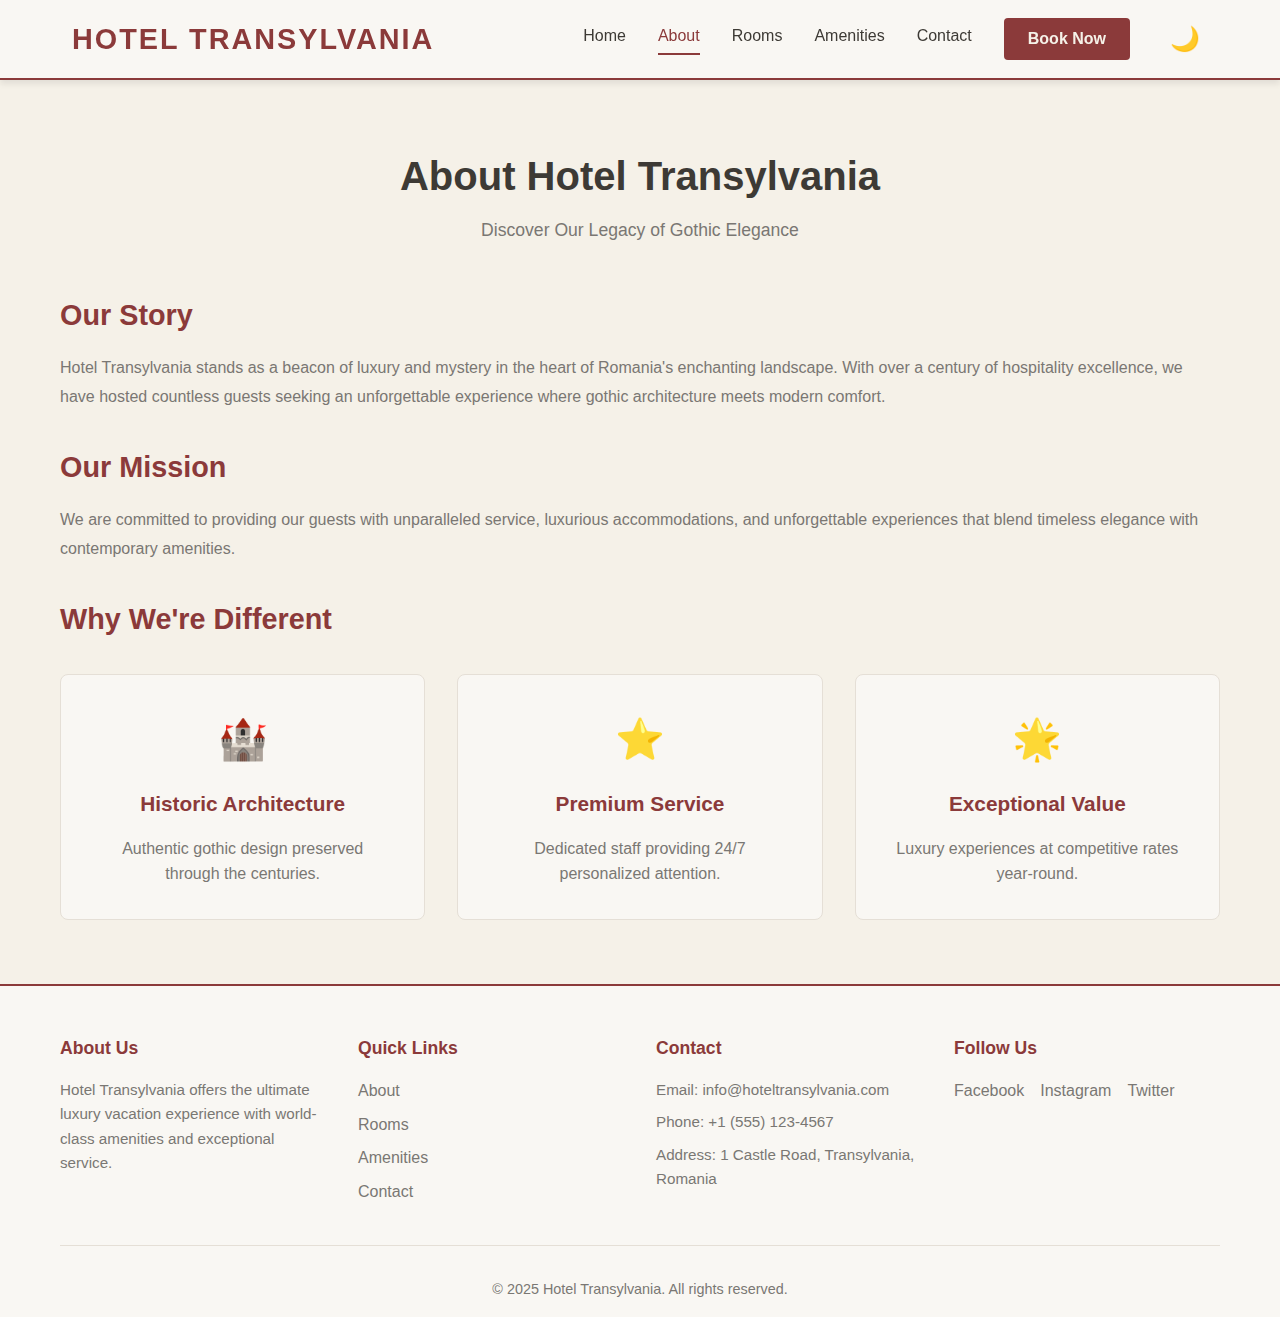
<file: about.html>
<!DOCTYPE html>
<html lang="en">
<head>
    <meta charset="UTF-8">
    <meta name="viewport" content="width=device-width, initial-scale=1.0">
    <title>About | Hotel Transylvania</title>
    <link rel="stylesheet" href="styles.css">
</head>
<body>
    <!-- Navigation -->
    <nav class="navbar">
        <div class="nav-container">
            <div class="nav-logo">
                <h1>Hotel Transylvania</h1>
            </div>
            <div class="nav-menu" id="navMenu">
                <a href="index.html" class="nav-link">Home</a>
                <a href="about.html" class="nav-link active">About</a>
                <a href="rooms.html" class="nav-link">Rooms</a>
                <a href="amenities.html" class="nav-link">Amenities</a>
                <a href="contact.html" class="nav-link">Contact</a>
                <a href="booking.html" class="nav-link btn-nav">Book Now</a>
                <button class="dark-mode-toggle" id="darkModeToggle" aria-label="Toggle dark mode">
                    <span class="toggle-icon">🌙</span>
                </button>
            </div>
            <div class="hamburger" id="hamburger">
                <span></span>
                <span></span>
                <span></span>
            </div>
        </div>
    </nav>

    <!-- About Content -->
    <section class="features">
        <div class="container">
            <h1 class="section-title">About Hotel Transylvania</h1>
            <p class="section-subtitle">Discover Our Legacy of Gothic Elegance</p>
            
            <div style="margin-top: 3rem;">
                <h2 style="color: var(--accent-primary); margin-bottom: 1rem; font-size: 1.8rem;">Our Story</h2>
                <p style="color: var(--text-secondary); line-height: 1.8; margin-bottom: 1.5rem;">
                    Hotel Transylvania stands as a beacon of luxury and mystery in the heart of Romania's enchanting landscape. 
                    With over a century of hospitality excellence, we have hosted countless guests seeking an unforgettable experience 
                    where gothic architecture meets modern comfort.
                </p>
                
                <h2 style="color: var(--accent-primary); margin: 2rem 0 1rem; font-size: 1.8rem;">Our Mission</h2>
                <p style="color: var(--text-secondary); line-height: 1.8; margin-bottom: 1.5rem;">
                    We are committed to providing our guests with unparalleled service, luxurious accommodations, and 
                    unforgettable experiences that blend timeless elegance with contemporary amenities.
                </p>

                <h2 style="color: var(--accent-primary); margin: 2rem 0 1rem; font-size: 1.8rem;">Why We're Different</h2>
                <div class="features-grid" style="margin-top: 2rem;">
                    <div class="feature-card">
                        <div class="feature-icon">🏰</div>
                        <h3>Historic Architecture</h3>
                        <p>Authentic gothic design preserved through the centuries.</p>
                    </div>
                    <div class="feature-card">
                        <div class="feature-icon">⭐</div>
                        <h3>Premium Service</h3>
                        <p>Dedicated staff providing 24/7 personalized attention.</p>
                    </div>
                    <div class="feature-card">
                        <div class="feature-icon">🌟</div>
                        <h3>Exceptional Value</h3>
                        <p>Luxury experiences at competitive rates year-round.</p>
                    </div>
                </div>
            </div>
        </div>
    </section>

    <!-- Footer -->
    <footer class="footer">
        <div class="container">
            <div class="footer-content">
                <div class="footer-section">
                    <h4>About Us</h4>
                    <p>Hotel Transylvania offers the ultimate luxury vacation experience with world-class amenities and exceptional service.</p>
                </div>
                <div class="footer-section">
                    <h4>Quick Links</h4>
                    <ul>
                        <li><a href="about.html">About</a></li>
                        <li><a href="rooms.html">Rooms</a></li>
                        <li><a href="amenities.html">Amenities</a></li>
                        <li><a href="contact.html">Contact</a></li>
                    </ul>
                </div>
                <div class="footer-section">
                    <h4>Contact</h4>
                    <p>Email: info@hoteltransylvania.com</p>
                    <p>Phone: +1 (555) 123-4567</p>
                    <p>Address: 1 Castle Road, Transylvania, Romania</p>
                </div>
                <div class="footer-section">
                    <h4>Follow Us</h4>
                    <div class="social-links">
                        <a href="#">Facebook</a>
                        <a href="#">Instagram</a>
                        <a href="#">Twitter</a>
                    </div>
                </div>
            </div>
            <div class="footer-bottom">
                <p>&copy; 2025 Hotel Transylvania. All rights reserved.</p>
            </div>
        </div>
    </footer>

    <script src="script.js"></script>
</body>
</html>
</file>
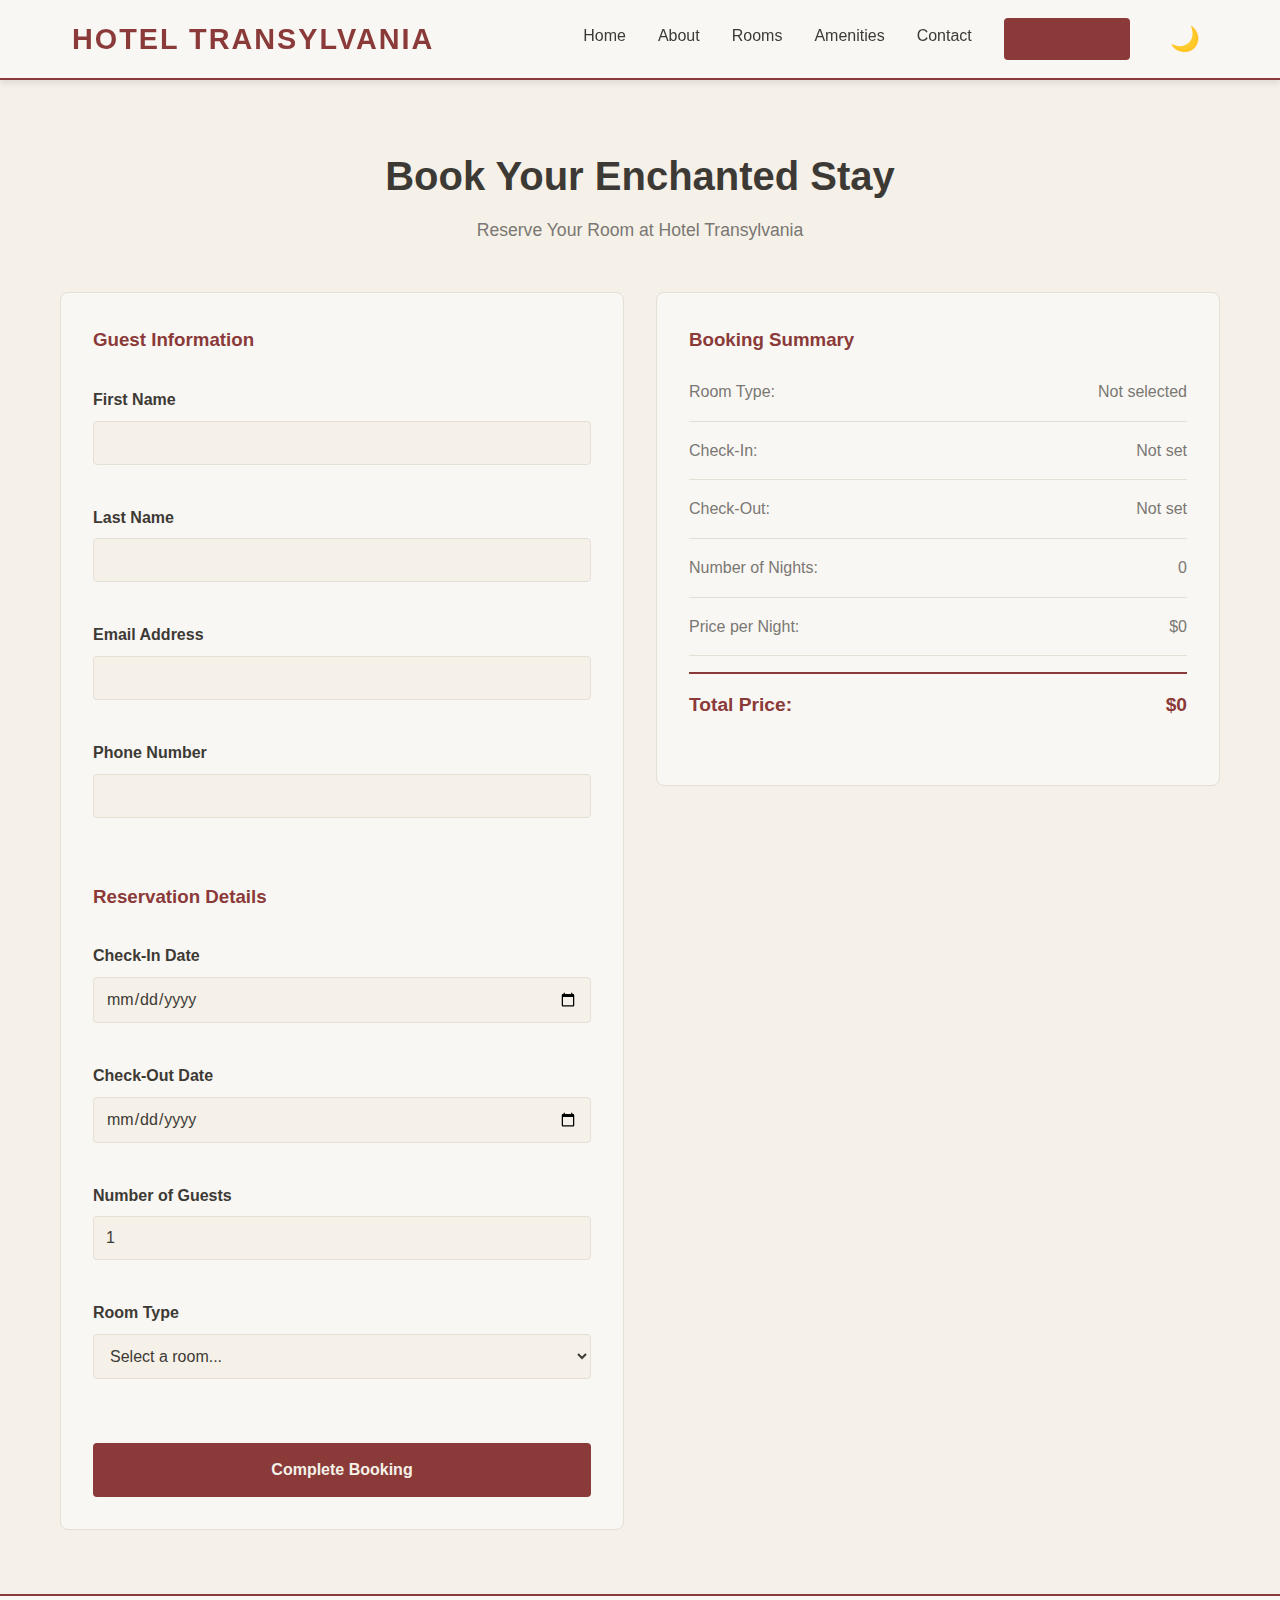
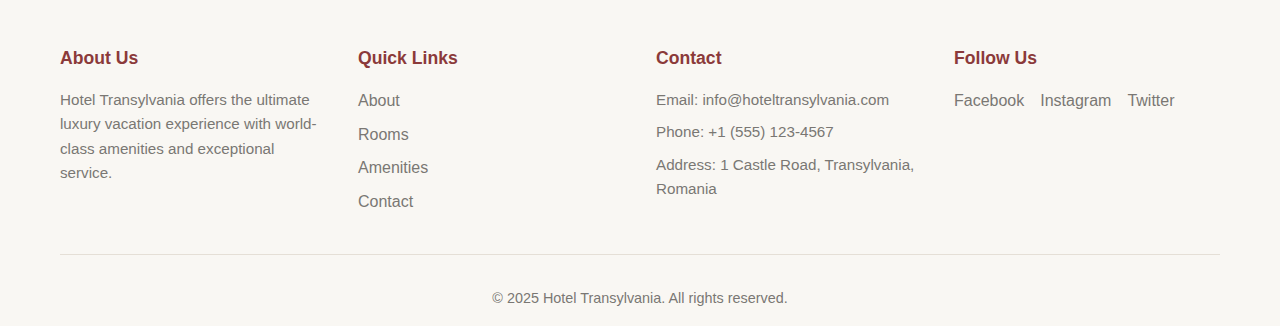
<file: booking.html>
<!DOCTYPE html>
<html lang="en">
<head>
    <meta charset="UTF-8">
    <meta name="viewport" content="width=device-width, initial-scale=1.0">
    <title>Book Your Stay | Hotel Transylvania</title>
    <link rel="stylesheet" href="styles.css">
    <style>
        .booking-container {
            display: grid;
            grid-template-columns: 1fr 1fr;
            gap: 2rem;
            margin-top: 2rem;
        }

        .booking-form {
            display: flex;
            flex-direction: column;
            gap: 1rem;
            background-color: var(--bg-secondary);
            padding: 2rem;
            border-radius: 8px;
            border: 1px solid var(--border-color);
        }

        .form-group {
            display: flex;
            flex-direction: column;
        }

        .form-group label {
            color: var(--text-primary);
            font-weight: 600;
            margin-bottom: 0.5rem;
        }

        .form-group input,
        .form-group select {
            padding: 0.75rem;
            border: 1px solid var(--border-color);
            border-radius: 4px;
            background-color: var(--bg-primary);
            color: var(--text-primary);
            font-family: inherit;
            transition: border-color 0.3s ease;
        }

        .form-group input:focus,
        .form-group select:focus {
            outline: none;
            border-color: var(--accent-primary);
            box-shadow: 0 0 0 3px rgba(196, 30, 58, 0.1);
        }

        .booking-summary {
            background-color: var(--bg-secondary);
            padding: 2rem;
            border-radius: 8px;
            border: 1px solid var(--border-color);
            height: fit-content;
        }

        .summary-item {
            display: flex;
            justify-content: space-between;
            margin-bottom: 1rem;
            padding-bottom: 1rem;
            border-bottom: 1px solid var(--border-color);
            color: var(--text-secondary);
        }

        .summary-item.total {
            font-weight: 700;
            color: var(--accent-primary);
            font-size: 1.2rem;
            border: none;
            margin-top: 1rem;
            padding-top: 1rem;
            border-top: 2px solid var(--accent-primary);
        }

        @media (max-width: 768px) {
            .booking-container {
                grid-template-columns: 1fr;
            }
        }
    </style>
</head>
<body>
    <!-- Navigation -->
    <nav class="navbar">
        <div class="nav-container">
            <div class="nav-logo">
                <h1>Hotel Transylvania</h1>
            </div>
            <div class="nav-menu" id="navMenu">
                <a href="index.html" class="nav-link">Home</a>
                <a href="about.html" class="nav-link">About</a>
                <a href="rooms.html" class="nav-link">Rooms</a>
                <a href="amenities.html" class="nav-link">Amenities</a>
                <a href="contact.html" class="nav-link">Contact</a>
                <a href="booking.html" class="nav-link active btn-nav">Book Now</a>
                <button class="dark-mode-toggle" id="darkModeToggle" aria-label="Toggle dark mode">
                    <span class="toggle-icon">🌙</span>
                </button>
            </div>
            <div class="hamburger" id="hamburger">
                <span></span>
                <span></span>
                <span></span>
            </div>
        </div>
    </nav>

    <!-- Booking Section -->
    <section class="features">
        <div class="container">
            <h1 class="section-title">Book Your Enchanted Stay</h1>
            <p class="section-subtitle">Reserve Your Room at Hotel Transylvania</p>
            
            <div class="booking-container">
                <form class="booking-form">
                    <h3 style="color: var(--accent-primary); margin-bottom: 1rem;">Guest Information</h3>
                    
                    <div class="form-group">
                        <label for="firstName">First Name</label>
                        <input type="text" id="firstName" name="firstName" required>
                    </div>
                    <div class="form-group">
                        <label for="lastName">Last Name</label>
                        <input type="text" id="lastName" name="lastName" required>
                    </div>
                    <div class="form-group">
                        <label for="email">Email Address</label>
                        <input type="email" id="email" name="email" required>
                    </div>
                    <div class="form-group">
                        <label for="phone">Phone Number</label>
                        <input type="tel" id="phone" name="phone" required>
                    </div>

                    <h3 style="color: var(--accent-primary); margin: 1.5rem 0 1rem;">Reservation Details</h3>

                    <div class="form-group">
                        <label for="checkIn">Check-In Date</label>
                        <input type="date" id="checkIn" name="checkIn" required>
                    </div>
                    <div class="form-group">
                        <label for="checkOut">Check-Out Date</label>
                        <input type="date" id="checkOut" name="checkOut" required>
                    </div>
                    <div class="form-group">
                        <label for="guests">Number of Guests</label>
                        <input type="number" id="guests" name="guests" min="1" max="10" value="1" required>
                    </div>
                    <div class="form-group">
                        <label for="roomType">Room Type</label>
                        <select id="roomType" name="roomType" required>
                            <option value="">Select a room...</option>
                            <option value="standard">Standard Room - $199/night</option>
                            <option value="deluxe">Deluxe Room - $299/night</option>
                            <option value="heritage">Heritage Chamber - $349/night</option>
                            <option value="tower">Tower Suite - $449/night</option>
                            <option value="royal">Royal Suite - $599/night</option>
                            <option value="penthouse">Penthouse - $799/night</option>
                        </select>
                    </div>

                    <button type="submit" class="btn btn-primary" style="margin-top: 1.5rem; padding: 1rem;">Complete Booking</button>
                </form>

                <div class="booking-summary">
                    <h3 style="color: var(--accent-primary); margin-bottom: 1.5rem;">Booking Summary</h3>
                    <div class="summary-item">
                        <span>Room Type:</span>
                        <span id="summaryRoom">Not selected</span>
                    </div>
                    <div class="summary-item">
                        <span>Check-In:</span>
                        <span id="summaryCheckIn">Not set</span>
                    </div>
                    <div class="summary-item">
                        <span>Check-Out:</span>
                        <span id="summaryCheckOut">Not set</span>
                    </div>
                    <div class="summary-item">
                        <span>Number of Nights:</span>
                        <span id="summaryNights">0</span>
                    </div>
                    <div class="summary-item">
                        <span>Price per Night:</span>
                        <span id="summaryPrice">$0</span>
                    </div>
                    <div class="summary-item total">
                        <span>Total Price:</span>
                        <span id="summaryTotal">$0</span>
                    </div>
                </div>
            </div>
        </div>
    </section>

    <!-- Footer -->
    <footer class="footer">
        <div class="container">
            <div class="footer-content">
                <div class="footer-section">
                    <h4>About Us</h4>
                    <p>Hotel Transylvania offers the ultimate luxury vacation experience with world-class amenities and exceptional service.</p>
                </div>
                <div class="footer-section">
                    <h4>Quick Links</h4>
                    <ul>
                        <li><a href="about.html">About</a></li>
                        <li><a href="rooms.html">Rooms</a></li>
                        <li><a href="amenities.html">Amenities</a></li>
                        <li><a href="contact.html">Contact</a></li>
                    </ul>
                </div>
                <div class="footer-section">
                    <h4>Contact</h4>
                    <p>Email: info@hoteltransylvania.com</p>
                    <p>Phone: +1 (555) 123-4567</p>
                    <p>Address: 1 Castle Road, Transylvania, Romania</p>
                </div>
                <div class="footer-section">
                    <h4>Follow Us</h4>
                    <div class="social-links">
                        <a href="#">Facebook</a>
                        <a href="#">Instagram</a>
                        <a href="#">Twitter</a>
                    </div>
                </div>
            </div>
            <div class="footer-bottom">
                <p>&copy; 2025 Hotel Transylvania. All rights reserved.</p>
            </div>
        </div>
    </footer>

    <script src="script.js"></script>
    <script>
        // Booking calculator
        const roomTypeSelect = document.getElementById('roomType');
        const checkInInput = document.getElementById('checkIn');
        const checkOutInput = document.getElementById('checkOut');

        const roomPrices = {
            standard: 199,
            deluxe: 299,
            heritage: 349,
            tower: 449,
            royal: 599,
            penthouse: 799
        };

        function updateSummary() {
            const roomType = roomTypeSelect.value;
            const checkIn = checkInInput.value;
            const checkOut = checkOutInput.value;

            if (roomType && checkIn && checkOut) {
                const checkInDate = new Date(checkIn);
                const checkOutDate = new Date(checkOut);
                const nights = Math.ceil((checkOutDate - checkInDate) / (1000 * 60 * 60 * 24));
                const price = roomPrices[roomType];
                const total = nights * price;

                document.getElementById('summaryRoom').textContent = roomType.charAt(0).toUpperCase() + roomType.slice(1);
                document.getElementById('summaryCheckIn').textContent = checkIn;
                document.getElementById('summaryCheckOut').textContent = checkOut;
                document.getElementById('summaryNights').textContent = nights > 0 ? nights : 0;
                document.getElementById('summaryPrice').textContent = '$' + price;
                document.getElementById('summaryTotal').textContent = '$' + (total > 0 ? total : 0);
            }
        }

        roomTypeSelect.addEventListener('change', updateSummary);
        checkInInput.addEventListener('change', updateSummary);
        checkOutInput.addEventListener('change', updateSummary);
    </script>
</body>
</html>
</file>
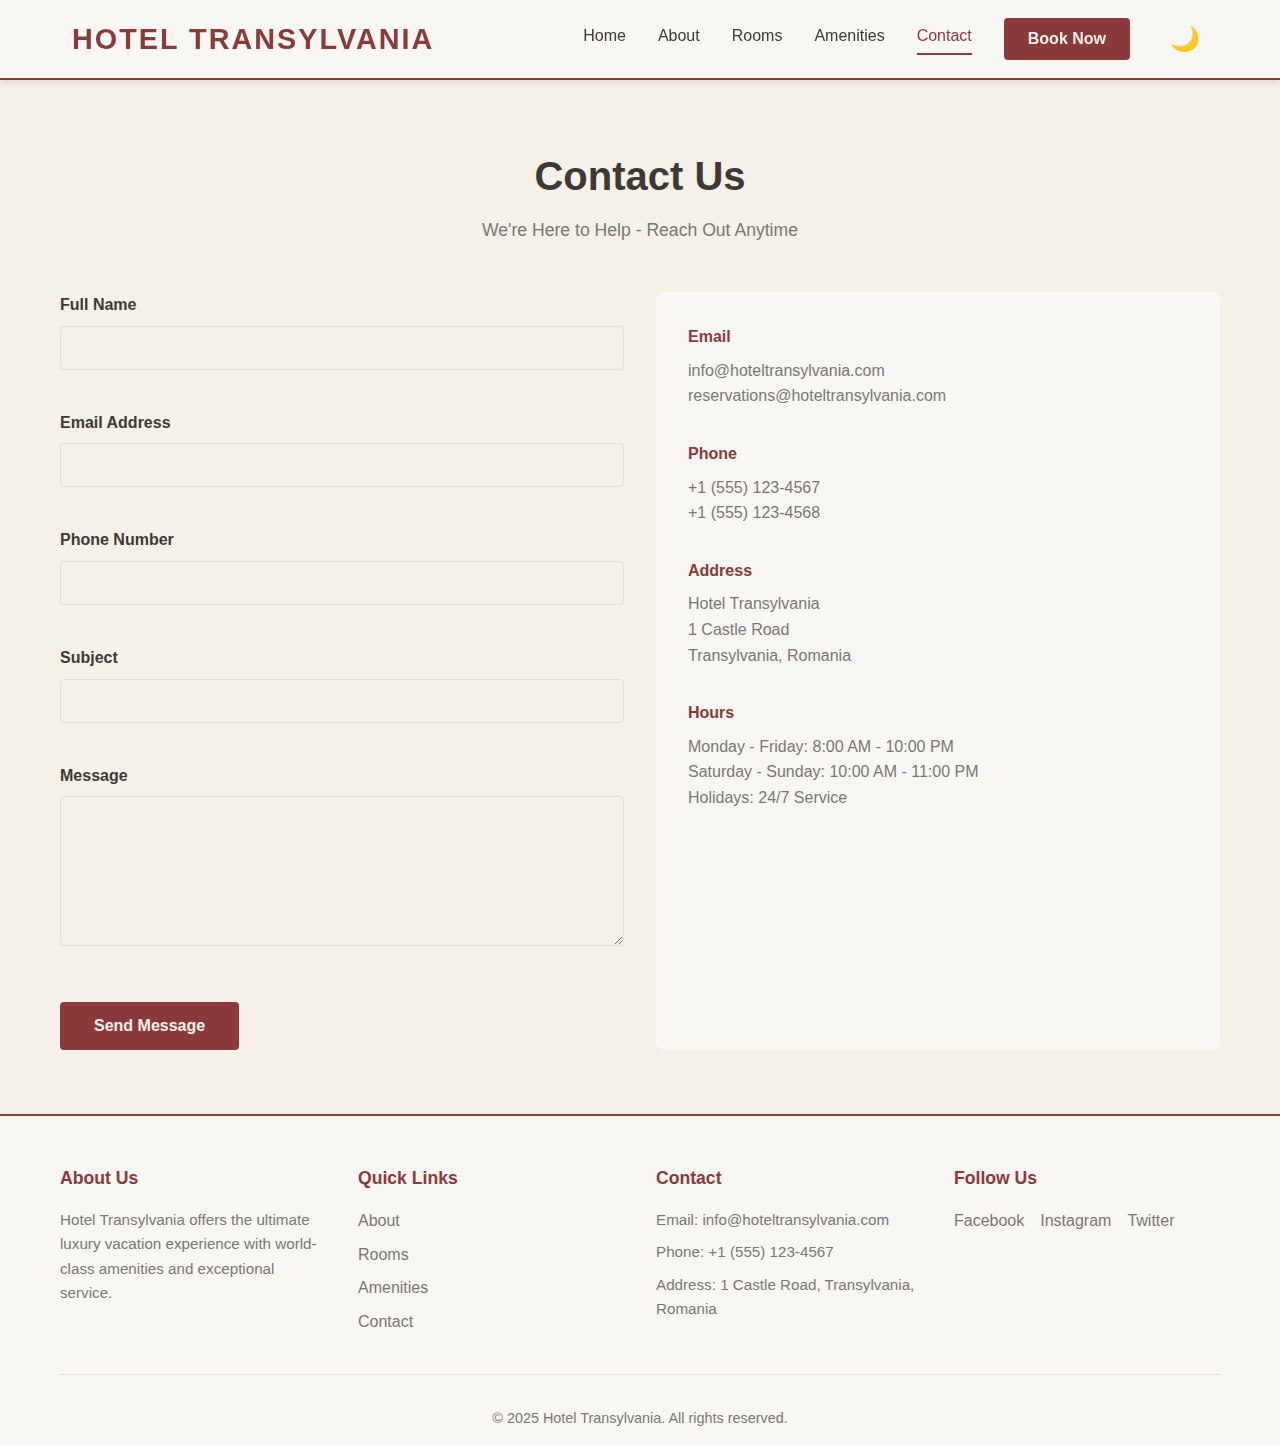
<file: contact.html>
<!DOCTYPE html>
<html lang="en">
<head>
    <meta charset="UTF-8">
    <meta name="viewport" content="width=device-width, initial-scale=1.0">
    <title>Contact | Hotel Transylvania</title>
    <link rel="stylesheet" href="styles.css">
    <style>
        .contact-container {
            display: grid;
            grid-template-columns: 1fr 1fr;
            gap: 2rem;
            margin-top: 2rem;
        }

        .contact-form {
            display: flex;
            flex-direction: column;
            gap: 1rem;
        }

        .form-group {
            display: flex;
            flex-direction: column;
        }

        .form-group label {
            color: var(--text-primary);
            font-weight: 600;
            margin-bottom: 0.5rem;
        }

        .form-group input,
        .form-group textarea {
            padding: 0.75rem;
            border: 1px solid var(--border-color);
            border-radius: 4px;
            background-color: var(--bg-primary);
            color: var(--text-primary);
            font-family: inherit;
            transition: border-color 0.3s ease;
        }

        .form-group input:focus,
        .form-group textarea:focus {
            outline: none;
            border-color: var(--accent-primary);
            box-shadow: 0 0 0 3px rgba(196, 30, 58, 0.1);
        }

        .contact-info {
            display: flex;
            flex-direction: column;
            gap: 2rem;
            background-color: var(--bg-secondary);
            padding: 2rem;
            border-radius: 8px;
        }

        .info-item h4 {
            color: var(--accent-primary);
            margin-bottom: 0.5rem;
        }

        .info-item p {
            color: var(--text-secondary);
        }

        @media (max-width: 768px) {
            .contact-container {
                grid-template-columns: 1fr;
            }
        }
    </style>
</head>
<body>
    <!-- Navigation -->
    <nav class="navbar">
        <div class="nav-container">
            <div class="nav-logo">
                <h1>Hotel Transylvania</h1>
            </div>
            <div class="nav-menu" id="navMenu">
                <a href="index.html" class="nav-link">Home</a>
                <a href="about.html" class="nav-link">About</a>
                <a href="rooms.html" class="nav-link">Rooms</a>
                <a href="amenities.html" class="nav-link">Amenities</a>
                <a href="contact.html" class="nav-link active">Contact</a>
                <a href="booking.html" class="nav-link btn-nav">Book Now</a>
                <button class="dark-mode-toggle" id="darkModeToggle" aria-label="Toggle dark mode">
                    <span class="toggle-icon">🌙</span>
                </button>
            </div>
            <div class="hamburger" id="hamburger">
                <span></span>
                <span></span>
                <span></span>
            </div>
        </div>
    </nav>

    <!-- Contact Section -->
    <section class="features">
        <div class="container">
            <h1 class="section-title">Contact Us</h1>
            <p class="section-subtitle">We're Here to Help - Reach Out Anytime</p>
            
            <div class="contact-container">
                <form class="contact-form">
                    <div class="form-group">
                        <label for="name">Full Name</label>
                        <input type="text" id="name" name="name" required>
                    </div>
                    <div class="form-group">
                        <label for="email">Email Address</label>
                        <input type="email" id="email" name="email" required>
                    </div>
                    <div class="form-group">
                        <label for="phone">Phone Number</label>
                        <input type="tel" id="phone" name="phone">
                    </div>
                    <div class="form-group">
                        <label for="subject">Subject</label>
                        <input type="text" id="subject" name="subject" required>
                    </div>
                    <div class="form-group">
                        <label for="message">Message</label>
                        <textarea id="message" name="message" rows="5" required></textarea>
                    </div>
                    <button type="submit" class="btn btn-primary" style="align-self: flex-start; margin-top: 1rem;">Send Message</button>
                </form>

                <div class="contact-info">
                    <div class="info-item">
                        <h4>Email</h4>
                        <p><a href="mailto:info@hoteltransylvania.com" style="color: var(--text-secondary); text-decoration: none;">info@hoteltransylvania.com</a></p>
                        <p><a href="mailto:reservations@hoteltransylvania.com" style="color: var(--text-secondary); text-decoration: none;">reservations@hoteltransylvania.com</a></p>
                    </div>
                    <div class="info-item">
                        <h4>Phone</h4>
                        <p><a href="tel:+15551234567" style="color: var(--text-secondary); text-decoration: none;">+1 (555) 123-4567</a></p>
                        <p><a href="tel:+15551234568" style="color: var(--text-secondary); text-decoration: none;">+1 (555) 123-4568</a></p>
                    </div>
                    <div class="info-item">
                        <h4>Address</h4>
                        <p>Hotel Transylvania<br>1 Castle Road<br>Transylvania, Romania</p>
                    </div>
                    <div class="info-item">
                        <h4>Hours</h4>
                        <p>Monday - Friday: 8:00 AM - 10:00 PM<br>
                        Saturday - Sunday: 10:00 AM - 11:00 PM<br>
                        Holidays: 24/7 Service</p>
                    </div>
                </div>
            </div>
        </div>
    </section>

    <!-- Footer -->
    <footer class="footer">
        <div class="container">
            <div class="footer-content">
                <div class="footer-section">
                    <h4>About Us</h4>
                    <p>Hotel Transylvania offers the ultimate luxury vacation experience with world-class amenities and exceptional service.</p>
                </div>
                <div class="footer-section">
                    <h4>Quick Links</h4>
                    <ul>
                        <li><a href="about.html">About</a></li>
                        <li><a href="rooms.html">Rooms</a></li>
                        <li><a href="amenities.html">Amenities</a></li>
                        <li><a href="contact.html">Contact</a></li>
                    </ul>
                </div>
                <div class="footer-section">
                    <h4>Contact</h4>
                    <p>Email: info@hoteltransylvania.com</p>
                    <p>Phone: +1 (555) 123-4567</p>
                    <p>Address: 1 Castle Road, Transylvania, Romania</p>
                </div>
                <div class="footer-section">
                    <h4>Follow Us</h4>
                    <div class="social-links">
                        <a href="#">Facebook</a>
                        <a href="#">Instagram</a>
                        <a href="#">Twitter</a>
                    </div>
                </div>
            </div>
            <div class="footer-bottom">
                <p>&copy; 2025 Hotel Transylvania. All rights reserved.</p>
            </div>
        </div>
    </footer>

    <script src="script.js"></script>
</body>
</html>
</file>
<file: styles.css>
/* Hotel Transylvania - Light Color Palette with Dark Mode */
:root {
  /* Light Mode Colors - Soft, elegant palette */
  --bg-primary: #f5f1e8;
  --bg-secondary: #f9f7f3;
  --text-primary: #3d3a35;
  --text-secondary: #7a7773;
  --accent-primary: #8b3a3a;
  --accent-secondary: #d4a574;
  --accent-tertiary: #5b4f47;
  --border-color: #e5dfd6;
  --shadow: 0 4px 6px rgba(0, 0, 0, 0.08);
  --shadow-hover: 0 8px 12px rgba(0, 0, 0, 0.12);
}

@media (prefers-color-scheme: dark) {
  :root {
    /* Dark Mode Colors */
    --bg-primary: #1a1815;
    --bg-secondary: #25211b;
    --text-primary: #e8e4dc;
    --text-secondary: #a99f95;
    --accent-primary: #d9757a;
    --accent-secondary: #e8c79c;
    --accent-tertiary: #8b7d74;
    --border-color: #3a342b;
    --shadow: 0 4px 6px rgba(0, 0, 0, 0.3);
    --shadow-hover: 0 8px 12px rgba(0, 0, 0, 0.5);
  }
}

html.dark-mode {
  --bg-primary: #1a1815;
  --bg-secondary: #25211b;
  --text-primary: #e8e4dc;
  --text-secondary: #a99f95;
  --accent-primary: #d9757a;
  --accent-secondary: #e8c79c;
  --accent-tertiary: #8b7d74;
  --border-color: #3a342b;
  --shadow: 0 4px 6px rgba(0, 0, 0, 0.3);
  --shadow-hover: 0 8px 12px rgba(0, 0, 0, 0.5);
}

html.light-mode {
  --bg-primary: #f5f1e8;
  --bg-secondary: #f9f7f3;
  --text-primary: #3d3a35;
  --text-secondary: #7a7773;
  --accent-primary: #8b3a3a;
  --accent-secondary: #d4a574;
  --accent-tertiary: #5b4f47;
  --border-color: #e5dfd6;
  --shadow: 0 4px 6px rgba(0, 0, 0, 0.08);
  --shadow-hover: 0 8px 12px rgba(0, 0, 0, 0.12);
}

* {
  margin: 0;
  padding: 0;
  box-sizing: border-box;
}

body {
  font-family: "Segoe UI", Tahoma, Geneva, Verdana, sans-serif;
  background-color: var(--bg-primary);
  color: var(--text-primary);
  line-height: 1.6;
  transition: background-color 0.3s ease, color 0.3s ease;
}

.container {
  max-width: 1200px;
  margin: 0 auto;
  padding: 0 20px;
}

/* Navigation */
.navbar {
  background-color: var(--bg-secondary);
  border-bottom: 2px solid var(--accent-primary);
  box-shadow: var(--shadow);
  position: sticky;
  top: 0;
  z-index: 100;
  transition: background-color 0.3s ease;
}

.nav-container {
  display: flex;
  justify-content: space-between;
  align-items: center;
  padding: 1rem 2rem;
  max-width: 1200px;
  margin: 0 auto;
}

.nav-logo h1 {
  font-size: 1.8rem;
  font-weight: 700;
  color: var(--accent-primary);
  text-transform: uppercase;
  letter-spacing: 2px;
}

.nav-menu {
  display: flex;
  gap: 2rem;
  align-items: center;
  list-style: none;
}

.nav-link {
  color: var(--text-primary);
  text-decoration: none;
  font-weight: 500;
  transition: color 0.3s ease;
  border-bottom: 2px solid transparent;
  padding-bottom: 5px;
}

.nav-link:hover,
.nav-link.active {
  color: var(--accent-primary);
  border-bottom-color: var(--accent-primary);
}

.btn-nav {
  background-color: var(--accent-primary);
  color: var(--bg-primary);
  padding: 0.5rem 1.5rem;
  border-radius: 4px;
  border: none;
  cursor: pointer;
  font-weight: 600;
  transition: background-color 0.3s ease;
}

.btn-nav:hover {
  background-color: var(--accent-secondary);
  color: var(--text-primary);
}

.dark-mode-toggle {
  background: none;
  border: none;
  font-size: 1.5rem;
  cursor: pointer;
  padding: 0.5rem;
  display: flex;
  align-items: center;
  justify-content: center;
  transition: transform 0.3s ease;
}

.dark-mode-toggle:hover {
  transform: scale(1.1);
}

.hamburger {
  display: none;
  flex-direction: column;
  cursor: pointer;
  gap: 6px;
}

.hamburger span {
  width: 25px;
  height: 3px;
  background-color: var(--text-primary);
  border-radius: 2px;
  transition: all 0.3s ease;
}

/* Hero Section */
.hero {
  background: linear-gradient(135deg, var(--accent-tertiary) 0%, var(--accent-primary) 100%);
  padding: 6rem 2rem;
  text-align: center;
  color: var(--bg-primary);
  transition: background 0.3s ease;
}

.hero-content h1 {
  font-size: 4rem;
  margin-bottom: 1rem;
  font-weight: 700;
  letter-spacing: 2px;
}

.hero-subtitle {
  font-size: 1.3rem;
  margin-bottom: 2rem;
  opacity: 0.95;
}

.hero-buttons {
  display: flex;
  gap: 1rem;
  justify-content: center;
  flex-wrap: wrap;
}

.btn {
  padding: 0.8rem 2rem;
  border-radius: 4px;
  text-decoration: none;
  font-weight: 600;
  transition: all 0.3s ease;
  border: 2px solid transparent;
  cursor: pointer;
  font-size: 1rem;
}

.btn-primary {
  background-color: var(--accent-primary);
  color: var(--bg-primary);
}

.btn-primary:hover {
  background-color: var(--accent-secondary);
  color: var(--text-primary);
  transform: translateY(-2px);
  box-shadow: var(--shadow-hover);
}

.btn-secondary {
  background-color: transparent;
  color: var(--bg-primary);
  border: 2px solid var(--bg-primary);
}

.btn-secondary:hover {
  background-color: var(--bg-primary);
  color: var(--accent-primary);
  transform: translateY(-2px);
}

/* Features Section */
.features {
  padding: 4rem 2rem;
  background-color: var(--bg-primary);
}

.section-title {
  font-size: 2.5rem;
  text-align: center;
  margin-bottom: 0.5rem;
  color: var(--text-primary);
}

.section-subtitle {
  font-size: 1.1rem;
  text-align: center;
  color: var(--text-secondary);
  margin-bottom: 3rem;
}

.features-grid {
  display: grid;
  grid-template-columns: repeat(auto-fit, minmax(280px, 1fr));
  gap: 2rem;
}

.feature-card {
  background-color: var(--bg-secondary);
  padding: 2rem;
  border-radius: 8px;
  text-align: center;
  transition: all 0.3s ease;
  border: 1px solid var(--border-color);
}

.feature-card:hover {
  transform: translateY(-5px);
  box-shadow: var(--shadow-hover);
  border-color: var(--accent-primary);
}

.feature-icon {
  font-size: 2.5rem;
  margin-bottom: 1rem;
}

.feature-card h3 {
  color: var(--accent-primary);
  margin-bottom: 1rem;
  font-size: 1.3rem;
}

.feature-card p {
  color: var(--text-secondary);
}

/* Added styles for clickable cards and room images */
.clickable-card {
  cursor: pointer;
  position: relative;
  overflow: hidden;
}

.room-image {
  width: 100%;
  height: 200px;
  object-fit: cover;
  margin-bottom: 1rem;
  border-radius: 6px;
  transition: transform 0.3s ease;
}

.clickable-card:hover .room-image {
  transform: scale(1.05);
}

/* Filter button styles */
.filter-buttons {
  display: flex;
  gap: 1rem;
  justify-content: center;
  flex-wrap: wrap;
  margin-bottom: 2rem;
}

.filter-btn {
  padding: 0.6rem 1.5rem;
  border: 2px solid var(--accent-primary);
  background-color: transparent;
  color: var(--text-primary);
  border-radius: 4px;
  cursor: pointer;
  font-weight: 600;
  transition: all 0.3s ease;
}

.filter-btn.active {
  background-color: var(--accent-primary);
  color: var(--bg-primary);
}

.filter-btn:hover {
  background-color: var(--accent-secondary);
  color: var(--text-primary);
  border-color: var(--accent-secondary);
}

.room-card {
  display: none;
}

.room-card.active {
  display: block;
}

/* Amenity details styles */
.amenity-details {
  background-color: var(--bg-secondary);
  padding: 1.5rem;
  border-radius: 8px;
  margin-top: 0.5rem;
  font-size: 0.95rem;
  color: var(--text-secondary);
  border: 1px solid var(--border-color);
}

.amenity-details ul {
  list-style: none;
  padding-left: 1rem;
}

.amenity-details li {
  margin-bottom: 0.5rem;
}

.amenity-details li:before {
  content: "✓ ";
  color: var(--accent-primary);
  font-weight: bold;
  margin-right: 0.5rem;
}

/* Added modal styles for clickable content */
.modal {
  display: none;
  position: fixed;
  z-index: 1000;
  left: 0;
  top: 0;
  width: 100%;
  height: 100%;
  background-color: rgba(0, 0, 0, 0.5);
  animation: fadeIn 0.3s ease;
}

@keyframes fadeIn {
  from {
    opacity: 0;
  }
  to {
    opacity: 1;
  }
}

.modal.show {
  display: flex;
  align-items: center;
  justify-content: center;
}

.modal-content {
  background-color: var(--bg-primary);
  padding: 2rem;
  border-radius: 8px;
  max-width: 800px;
  max-height: 90vh;
  overflow-y: auto;
  position: relative;
  animation: slideIn 0.3s ease;
}

@keyframes slideIn {
  from {
    transform: translateY(-50px);
    opacity: 0;
  }
  to {
    transform: translateY(0);
    opacity: 1;
  }
}

.close {
  position: absolute;
  right: 1rem;
  top: 1rem;
  font-size: 2rem;
  font-weight: bold;
  color: var(--text-primary);
  cursor: pointer;
  transition: color 0.3s ease;
}

.close:hover {
  color: var(--accent-primary);
}

.modal-image {
  width: 100%;
  height: 400px;
  object-fit: cover;
  border-radius: 6px;
  margin-bottom: 1.5rem;
}

/* Highlights Section */
.highlights {
  padding: 4rem 2rem;
  background-color: var(--bg-secondary);
}

.highlights-grid {
  display: grid;
  grid-template-columns: repeat(auto-fit, minmax(300px, 1fr));
  gap: 2rem;
}

.highlight-card {
  background-color: var(--bg-primary);
  border-radius: 8px;
  overflow: hidden;
  transition: all 0.3s ease;
  box-shadow: var(--shadow);
  border: 1px solid var(--border-color);
}

.highlight-card:hover {
  transform: scale(1.05);
  box-shadow: var(--shadow-hover);
}

.highlight-card img {
  width: 100%;
  height: 250px;
  object-fit: cover;
  display: block;
}

.highlight-info {
  padding: 1.5rem;
}

.highlight-info h3 {
  color: var(--accent-primary);
  margin-bottom: 0.5rem;
  font-size: 1.2rem;
}

.highlight-info p {
  color: var(--text-secondary);
  font-size: 0.95rem;
}

/* CTA Section */
.cta {
  background: linear-gradient(135deg, var(--accent-primary) 0%, var(--accent-tertiary) 100%);
  padding: 3rem 2rem;
  text-align: center;
  color: var(--bg-primary);
}

.cta-content h2 {
  font-size: 2rem;
  margin-bottom: 1rem;
}

.cta-content p {
  font-size: 1.1rem;
  margin-bottom: 1.5rem;
  opacity: 0.95;
}

/* Footer */
.footer {
  background-color: var(--bg-secondary);
  color: var(--text-primary);
  padding: 3rem 2rem 1rem;
  border-top: 2px solid var(--accent-primary);
}

.footer-content {
  display: grid;
  grid-template-columns: repeat(auto-fit, minmax(250px, 1fr));
  gap: 2rem;
  margin-bottom: 2rem;
}

.footer-section h4 {
  color: var(--accent-primary);
  margin-bottom: 1rem;
  font-size: 1.1rem;
}

.footer-section p {
  color: var(--text-secondary);
  margin-bottom: 0.5rem;
  font-size: 0.95rem;
}

.footer-section ul {
  list-style: none;
}

.footer-section ul li {
  margin-bottom: 0.5rem;
}

.footer-section a {
  color: var(--text-secondary);
  text-decoration: none;
  transition: color 0.3s ease;
}

.footer-section a:hover {
  color: var(--accent-primary);
}

.social-links {
  display: flex;
  gap: 1rem;
}

.footer-bottom {
  text-align: center;
  padding-top: 2rem;
  border-top: 1px solid var(--border-color);
  color: var(--text-secondary);
  font-size: 0.9rem;
}

/* Added form styles */
.form-group {
  margin-bottom: 1.5rem;
}

.form-group label {
  display: block;
  margin-bottom: 0.5rem;
  color: var(--text-primary);
  font-weight: 500;
}

.form-group input,
.form-group textarea,
.form-group select {
  width: 100%;
  padding: 0.8rem;
  border: 1px solid var(--border-color);
  border-radius: 4px;
  background-color: var(--bg-secondary);
  color: var(--text-primary);
  font-size: 1rem;
  transition: border-color 0.3s ease;
}

.form-group input:focus,
.form-group textarea:focus,
.form-group select:focus {
  outline: none;
  border-color: var(--accent-primary);
}

.form-group textarea {
  resize: vertical;
  min-height: 150px;
}

.form-submit {
  background-color: var(--accent-primary);
  color: var(--bg-primary);
  padding: 0.8rem 2rem;
  border: none;
  border-radius: 4px;
  cursor: pointer;
  font-weight: 600;
  transition: background-color 0.3s ease;
}

.form-submit:hover {
  background-color: var(--accent-secondary);
  color: var(--text-primary);
}

/* Responsive Design */
@media (max-width: 768px) {
  .nav-menu {
    gap: 1rem;
    font-size: 0.9rem;
  }

  .hamburger {
    display: flex;
  }

  .nav-menu.active {
    display: flex;
    flex-direction: column;
    position: absolute;
    top: 70px;
    left: 0;
    right: 0;
    background-color: var(--bg-secondary);
    padding: 1rem;
    box-shadow: var(--shadow);
    z-index: 99;
  }

  .hero-content h1 {
    font-size: 2.5rem;
  }

  .hero-subtitle {
    font-size: 1rem;
  }

  .hero-buttons {
    flex-direction: column;
    align-items: center;
  }

  .btn {
    width: 100%;
    max-width: 300px;
  }

  .section-title {
    font-size: 2rem;
  }

  .filter-buttons {
    flex-direction: column;
  }

  .filter-btn {
    width: 100%;
  }

  .modal-content {
    margin: 1rem;
    max-height: 95vh;
  }

  .modal-image {
    height: 250px;
  }
}

@media (max-width: 480px) {
  .nav-logo h1 {
    font-size: 1.3rem;
  }

  .hero-content h1 {
    font-size: 1.8rem;
  }

  .hero-subtitle {
    font-size: 0.9rem;
  }

  .section-title {
    font-size: 1.5rem;
  }

  .features-grid,
  .highlights-grid {
    gap: 1rem;
  }

  .feature-card {
    padding: 1.5rem;
  }
}
</file>
